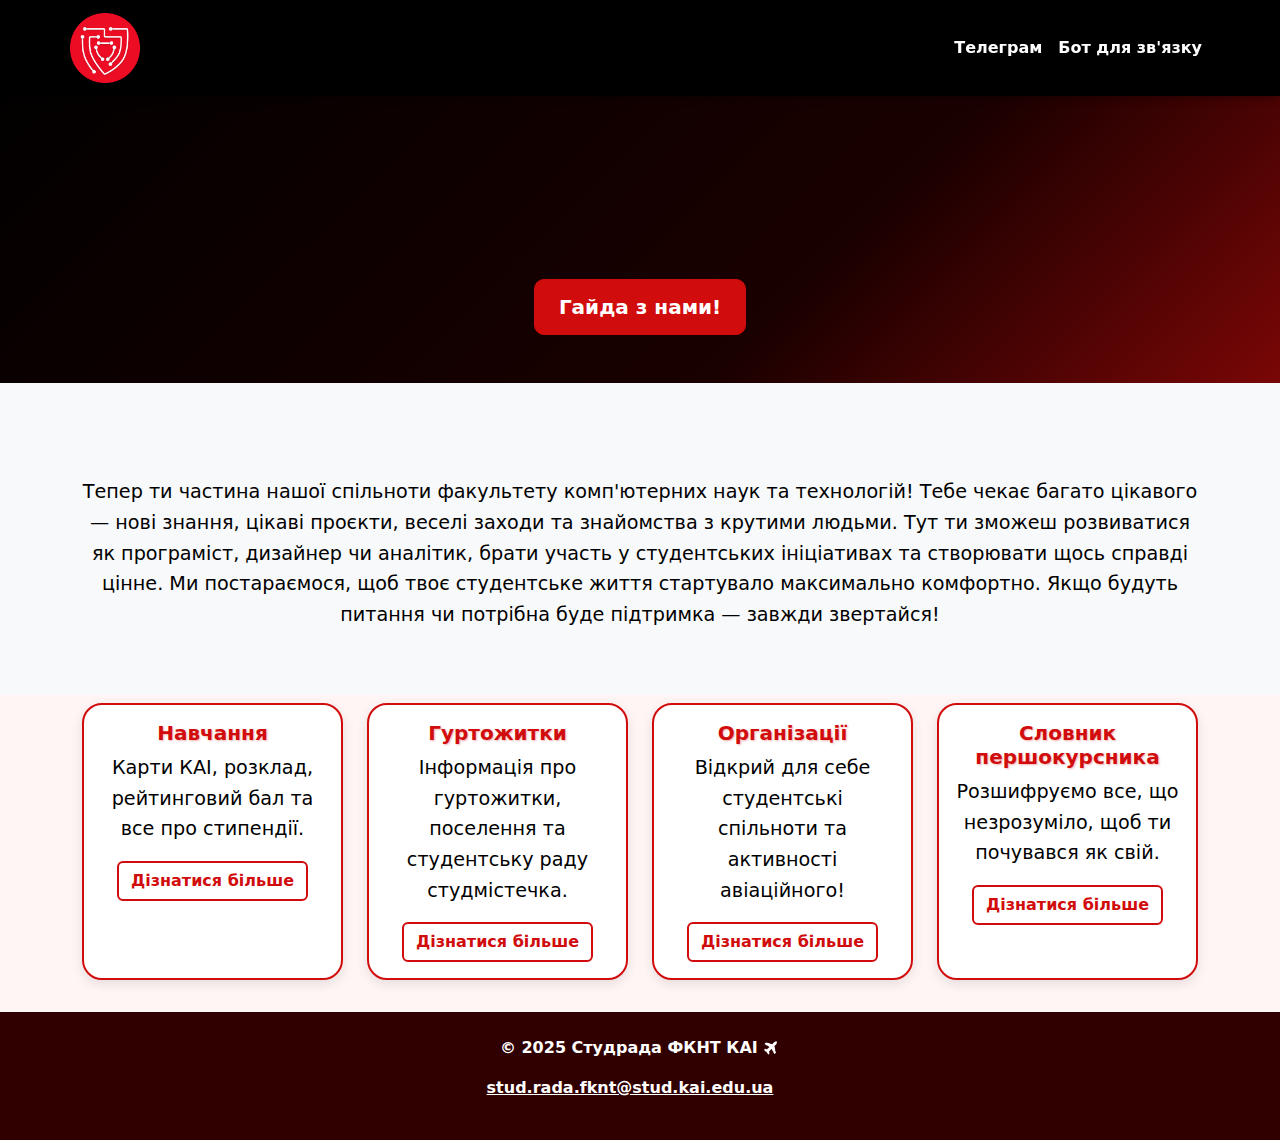
<file: index.html>
<!DOCTYPE html>
<html lang="uk">
<head>
    <meta charset="UTF-8">
    <meta name="viewport" content="width=device-width, initial-scale=1.0">
    <title>Студрада ФКНТ | Першокурснику</title>
    <link href="https://cdn.jsdelivr.net/npm/bootstrap@5.3.2/dist/css/bootstrap.min.css" rel="stylesheet">
    <link rel="stylesheet" href="style/style.css">
</head>

<body>
    <!-- шапка -->
    <header class="header-fixed text-white">
        <nav class="navbar navbar-expand-lg navbar-dark container">
            <a class="navbar-brand" href="index.html">
                <img src="assets/logo.png" alt="Логотип ФКНТ" class="logo">
            </a>
            <button class="navbar-toggler" type="button" data-bs-toggle="collapse" data-bs-target="#navbarNav">
                <span class="navbar-toggler-icon"></span>
            </button>
            <div class="collapse navbar-collapse" id="navbarNav">
                <ul class="navbar-nav ms-auto">
                    <li class="nav-item">
                        <a class="nav-link contact-link" href="https://t.me/sr_fknt">Телеграм</a>
                    </li>
                    <li class="nav-item">
                        <a class="nav-link contact-link" href="https://t.me/sr_fcst_bot">Бот для зв'язку</a>
                    </li>
                    <!--<li class="nav-item">
                        <a class="nav-link contact-link" href="contacts.html">Контакти</a>
                    </li>-->
                </ul>
            </div>
        </nav>
    </header>

    <!-- герой-секція -->
    <section class="hero text-center py-5">
        <div class="container position-relative">
            <h1 class="display-3 text-white fw-bold animate-text">ВЗЛІТАЙ З ФКНТ!<img src="assets/plane.png" alt="Літак" class="plane-icon"></h1>
            <p class="lead text-white animate-text" style="animation-delay: 0.3s;">Все для першокурсників: навчання, гуртожиток, організації та поширені питання!</p>
            <a href="#info" class="btn btn-fknt-red btn-lg shine-effect">Гайда з нами!</a>
        </div>
    </section>

    <!-- загальна інформація -->
    <section id="info" class="py-5 bg-light text-center">
        <div class="container">
            <h2 class="text-fknt-red fw-bold animate-text">Вітаємо вас на борту ФКНТ!</h2>
            <p class="info-text">Тепер ти частина нашої спільноти факультету комп'ютерних наук та технологій! 
                Тебе чекає багато цікавого — нові знання, цікаві проєкти, веселі заходи та знайомства з крутими людьми. 
                Тут ти зможеш розвиватися як програміст, дизайнер чи аналітик, брати участь у студентських ініціативах та 
                створювати щось справді цінне. Ми постараємося, щоб твоє студентське життя стартувало максимально комфортно. 
                Якщо будуть питання чи потрібна буде підтримка — завжди звертайся!
            </p>
        </div>
    </section>

   
    <!-- швидкі посилання -->
    <section class="py-2 bg-fknt-light">
        <div class="container">
            <div class="row">
                <div class="col-md-3 mb-4">
                    <div class="card h-100 fknt-card">
                        <div class="card-body text-center">
                            <h5 class="card-title text-fknt-red">Навчання</h5>
                            <p class="info-text">Карти КАІ, розклад, рейтинговий бал та все про стипендії.</p>
                            <a href="learning.html" class="btn btn-outline-fknt-red shine-effect">Дізнатися більше</a>
                        </div>
                    </div>
                </div>
                <div class="col-md-3 mb-4">
                    <div class="card h-100 fknt-card">
                        <div class="card-body text-center">
                            <h5 class="card-title text-fknt-red">Гуртожитки</h5>
                            <p class="info-text">Інформація про гуртожитки, поселення та студентську раду студмістечка.</p>
                            <a href="dormitory.html" class="btn btn-outline-fknt-red shine-effect">Дізнатися більше</a>
                        </div>
                    </div>
                </div>
                <div class="col-md-3 mb-4">
                    <div class="card h-100 fknt-card">
                        <div class="card-body text-center">
                            <h5 class="card-title text-fknt-red">Організації</h5>
                            <p class="info-text">Відкрий для себе студентські спільноти та активності авіаційного!<br></p>
                            <a href="organizations.html" class="btn btn-outline-fknt-red shine-effect">Дізнатися більше</a>
                        </div>
                    </div>
                </div>
                <div class="col-md-3 mb-4">
                    <div class="card h-100 fknt-card">
                        <div class="card-body text-center">
                            <h5 class="card-title text-fknt-red">Словник першокурсника</h5>
                            <p class="info-text">Розшифруємо все, що незрозуміло, щоб ти почувався як свій.<br></p>
                            <a href="faq.html" class="btn btn-outline-fknt-red shine-effect">Дізнатися більше</a>
                        </div>
                    </div>
                </div>
            </div>
        </div>
    </section>

    <!-- футер -->
    <footer class="text-center py-4 text-white bg-fknt-dark">
        <div class="container">
            <p class="fw-bold">© 2025 Студрада ФКНТ КАІ<img src="assets/plane.png" alt="Літак" class="plane-icon"></p>
            <p>
                <a class="footer-contact" href="mailto:stud.rada.fknt@stud.kai.edu.ua">stud.rada.fknt@stud.kai.edu.ua</a>
            </p>
        </div>
    </footer>

    <script src="https://cdn.jsdelivr.net/npm/bootstrap@5.3.2/dist/js/bootstrap.bundle.min.js"></script>
    <script src="js/scripts.js"></script>
</body>
</html>
</file>
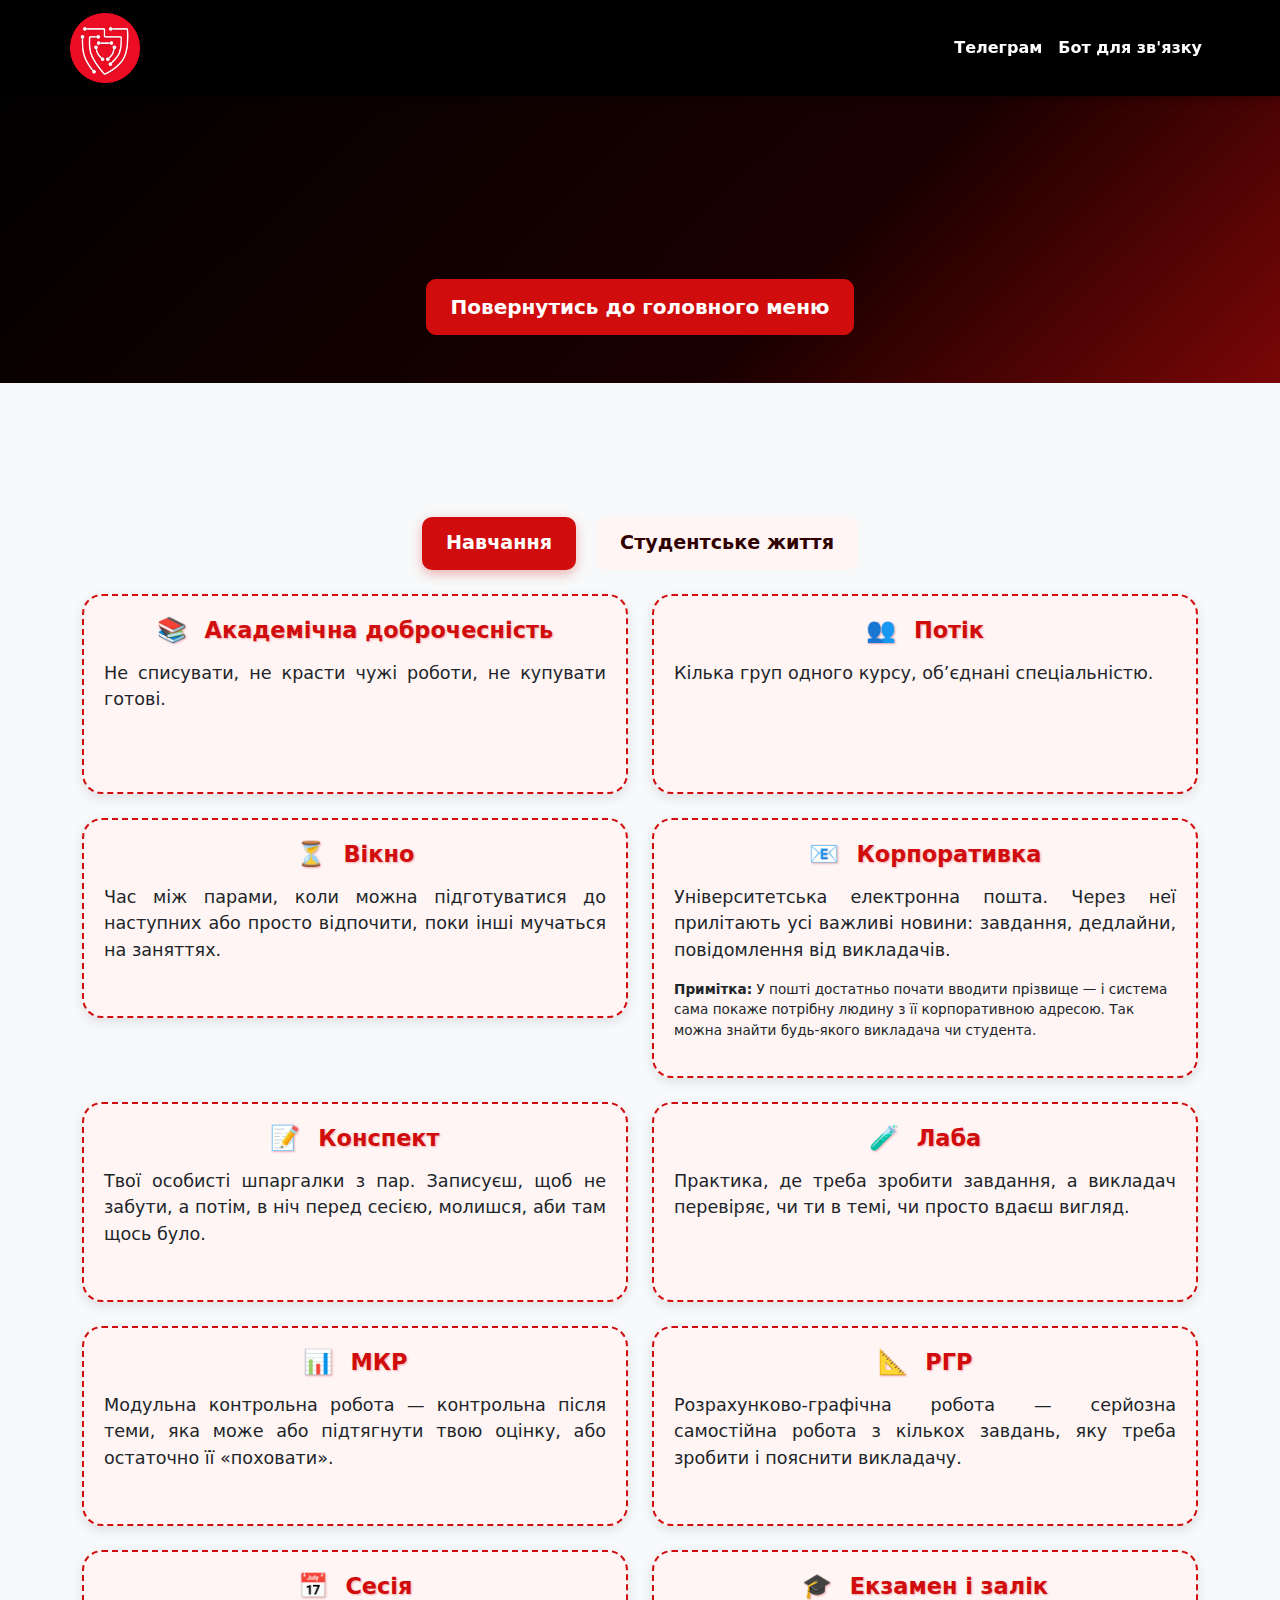
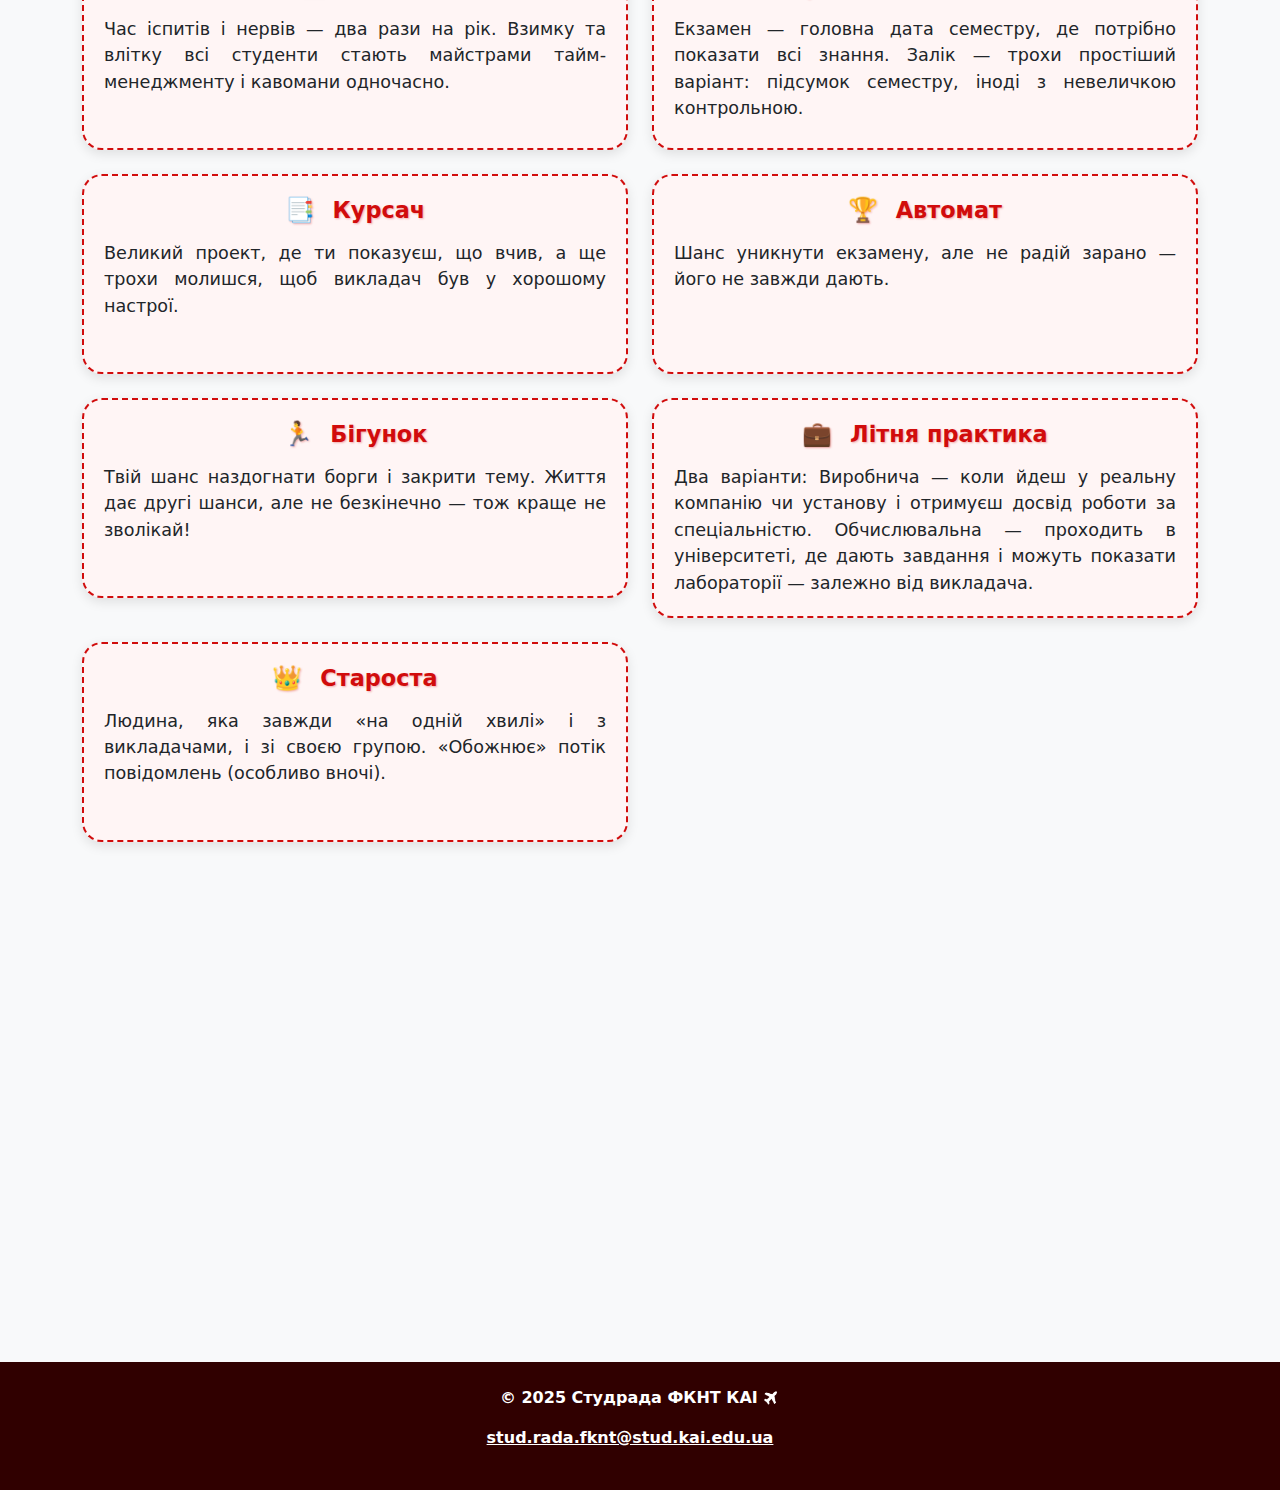
<file: faq.html>
<!DOCTYPE html>
<html lang="uk">
<head>
    <meta charset="UTF-8">
    <meta name="viewport" content="width=device-width, initial-scale=1.0">
    <title>Студрада ФКНТ | Поширені запитання</title>
    <link href="https://cdn.jsdelivr.net/npm/bootstrap@5.3.2/dist/css/bootstrap.min.css" rel="stylesheet">
    <link rel="stylesheet" href="style/style.css">
</head>

<body>
    <!-- шапка -->
    <header class="header-fixed text-white">
        <nav class="navbar navbar-expand-lg navbar-dark container">
            <a class="navbar-brand" href="index.html">
                <img src="assets/logo.png" alt="Логотип ФКНТ" class="logo">
            </a>
            <button class="navbar-toggler" type="button" data-bs-toggle="collapse" data-bs-target="#navbarNav">
                <span class="navbar-toggler-icon"></span>
            </button>
            <div class="collapse navbar-collapse" id="navbarNav">
                <ul class="navbar-nav ms-auto">
                    <li class="nav-item">
                        <a class="nav-link contact-link" href="https://t.me/sr_fknt">Телеграм</a>
                    </li>
                    <li class="nav-item">
                        <a class="nav-link contact-link" href="https://t.me/sr_fcst_bot">Бот для зв'язку</a>
                    </li>
                    <!--<li class="nav-item">
                        <a class="nav-link contact-link" href="contacts.html">Контакти</a>
                    </li>-->
                </ul>
            </div>
        </nav>
    </header>

    <!-- герой-секція -->
    <section class="hero text-center py-5">
        <div class="container position-relative">
            <h1 class="display-3 text-white fw-bold animate-text">Що це означає?<img src="assets/plane.png" alt="Літак" class="plane-icon"></h1>
            <p class="lead text-white animate-text" style="animation-delay: 0.3s;">Тлумачимо всі слова, які чутимеш у перші тижні навчання.</p>
            <a href="index.html" class="btn btn-fknt-red btn-lg shine-effect">Повернутись до головного меню</a>
        </div>
    </section>

    <!-- інформація про FAQ -->
    <section id="faq-info" class="py-5 bg-light">
        <div class="container">
            <h2 class="text-fknt-red fw-bold text-center mb-5 animate-text">Дізнайся все про ФКНТ!</h2>
            <ul class="nav nav-tabs mb-4 justify-content-center" id="faqTabs" role="tablist">
                <li class="nav-item">
                    <button class="nav-link active" id="learning-tab" data-bs-toggle="tab" data-bs-target="#learning" role="tab">Навчання</button>
                </li>
                <li class="nav-item">
                    <button class="nav-link" id="student-life-tab" data-bs-toggle="tab" data-bs-target="#student-life" role="tab">Студентське життя</button>
                </li>
            </ul>
            <div class="tab-content" id="faqTabContent">
                <!-- Навчання -->
                <div class="tab-pane fade show active" id="learning" role="tabpanel" aria-labelledby="learning-tab">
                    <div class="row faq-row">
                        <div class="col-md-6 mb-4">
                            <div class="fknt-card faq-card">
                                <div class="card-body">
                                    <h5 class="card-title text-fknt-red"><span class="faq-icon">📚</span> Академічна доброчесність</h5>
                                    <p class="card-text">Не списувати, не красти чужі роботи, не купувати готові.</p>
                                </div>
                            </div>
                        </div>
                        <div class="col-md-6 mb-4">
                            <div class="fknt-card faq-card">
                                <div class="card-body">
                                    <h5 class="card-title text-fknt-red"><span class="faq-icon">👥</span> Потік</h5>
                                    <p class="card-text">Кілька груп одного курсу, об’єднані спеціальністю.</p>
                                </div>
                            </div>
                        </div>
                        <div class="col-md-6 mb-4">
                            <div class="fknt-card faq-card">
                                <div class="card-body">
                                    <h5 class="card-title text-fknt-red"><span class="faq-icon">⏳</span> Вікно</h5>
                                    <p class="card-text">Час між парами, коли можна підготуватися до наступних або просто відпочити, поки інші мучаться на заняттях.</p>
                                </div>
                            </div>
                        </div>
                        <div class="col-md-6 mb-4">
                            <div class="fknt-card faq-card">
                                <div class="card-body">
                                    <h5 class="card-title text-fknt-red"><span class="faq-icon">📧</span> Корпоративка</h5>
                                    <p class="card-text">Університетська електронна пошта. Через неї прилітають усі важливі новини: завдання, дедлайни, повідомлення від викладачів.</p>
                                    <p class="note" style="font-size: 0.85rem;"><strong>Примітка:</strong> У пошті достатньо почати вводити прізвище — і система сама покаже потрібну людину з її корпоративною адресою. Так можна знайти будь-якого викладача чи студента.</p>

                                </div>
                            </div>
                        </div>
                        <div class="col-md-6 mb-4">
                            <div class="fknt-card faq-card">
                                <div class="card-body">
                                    <h5 class="card-title text-fknt-red"><span class="faq-icon">📝</span> Конспект</h5>
                                    <p class="card-text">Твої особисті шпаргалки з пар. Записуєш, щоб не забути, а потім, в ніч перед сесією, молишся, аби там щось було.</p>
                                </div>
                            </div>
                        </div>
                        <div class="col-md-6 mb-4">
                            <div class="fknt-card faq-card">
                                <div class="card-body">
                                    <h5 class="card-title text-fknt-red"><span class="faq-icon">🧪</span> Лаба</h5>
                                    <p class="card-text">Практика, де треба зробити завдання, а викладач перевіряє, чи ти в темі, чи просто вдаєш вигляд.</p>
                                </div>
                            </div>
                        </div>
                        <div class="col-md-6 mb-4">
                            <div class="fknt-card faq-card">
                                <div class="card-body">
                                    <h5 class="card-title text-fknt-red"><span class="faq-icon">📊</span> МКР</h5>
                                    <p class="card-text">Модульна контрольна робота — контрольна після теми, яка може або підтягнути твою оцінку, або остаточно її «поховати».</p>
                                </div>
                            </div>
                        </div>
                        <div class="col-md-6 mb-4">
                            <div class="fknt-card faq-card">
                                <div class="card-body">
                                    <h5 class="card-title text-fknt-red"><span class="faq-icon">📐</span> РГР</h5>
                                    <p class="card-text">Розрахунково-графічна робота — серйозна самостійна робота з кількох завдань, яку треба зробити і пояснити викладачу.</p>
                                </div>
                            </div>
                        </div>
                        <div class="col-md-6 mb-4">
                            <div class="fknt-card faq-card">
                                <div class="card-body">
                                    <h5 class="card-title text-fknt-red"><span class="faq-icon">📅</span> Сесія</h5>
                                    <p class="card-text">Час іспитів і нервів — два рази на рік. Взимку та влітку всі студенти стають майстрами тайм-менеджменту і кавомани одночасно.</p>
                                </div>
                            </div>
                        </div>
                        <div class="col-md-6 mb-4">
                            <div class="fknt-card faq-card">
                                <div class="card-body">
                                    <h5 class="card-title text-fknt-red"><span class="faq-icon">🎓</span> Екзамен і залік</h5>
                                    <p class="card-text">Екзамен — головна дата семестру, де потрібно показати всі знання. Залік — трохи простіший варіант: підсумок семестру, іноді з невеличкою контрольною.</p>
                                </div>
                            </div>
                        </div>
                        <div class="col-md-6 mb-4">
                            <div class="fknt-card faq-card">
                                <div class="card-body">
                                    <h5 class="card-title text-fknt-red"><span class="faq-icon">📑</span> Курсач</h5>
                                    <p class="card-text">Великий проект, де ти показуєш, що вчив, а ще трохи молишся, щоб викладач був у хорошому настрої.</p>
                                </div>
                            </div>
                        </div>
                        <div class="col-md-6 mb-4">
                            <div class="fknt-card faq-card">
                                <div class="card-body">
                                    <h5 class="card-title text-fknt-red"><span class="faq-icon">🏆</span> Автомат</h5>
                                    <p class="card-text">Шанс уникнути екзамену, але не радій зарано — його не завжди дають.</p>
                                </div>
                            </div>
                        </div>
                        <div class="col-md-6 mb-4">
                            <div class="fknt-card faq-card">
                                <div class="card-body">
                                    <h5 class="card-title text-fknt-red"><span class="faq-icon">🏃</span> Бігунок</h5>
                                    <p class="card-text">Твій шанс наздогнати борги і закрити тему. Життя дає другі шанси, але не безкінечно — тож краще не зволікай!</p>
                                </div>
                            </div>
                        </div>
                        <div class="col-md-6 mb-4">
                            <div class="fknt-card faq-card">
                                <div class="card-body">
                                    <h5 class="card-title text-fknt-red"><span class="faq-icon">💼</span> Літня практика</h5>
                                    <p class="card-text">Два варіанти: Виробнича — коли йдеш у реальну компанію чи установу і отримуєш досвід роботи за спеціальністю. Обчислювальна — проходить в університеті, де дають завдання і можуть показати лабораторії — залежно від викладача.</p>
                                </div>
                            </div>
                        </div>
                        <div class="col-md-6 mb-4">
                            <div class="fknt-card faq-card">
                                <div class="card-body">
                                    <h5 class="card-title text-fknt-red"><span class="faq-icon">👑</span> Староста</h5>
                                    <p class="card-text">Людина, яка завжди «на одній хвилі» і з викладачами, і зі своєю групою. «Обожнює» потік повідомлень (особливо вночі).</p>
                                </div>
                            </div>
                        </div>
                        <div class="col-md-6 mb-4">
                            <div class="fknt-card faq-card">
                                <div class="card-body">
                                    <h5 class="card-title text-fknt-red"><span class="faq-icon">🧭</span> Студкуратор</h5>
                                    <p class="card-text">Старший студент, який допомагає першокурсникам розібратися з навчанням, розкладом і студентським життям. Це твій швидкий контакт для порад, нагадувань і корисних лінків.</p>
                                </div>
                            </div>
                        </div>
                        <div class="col-md-6 mb-4">
                            <div class="fknt-card faq-card">
                                <div class="card-body">
                                    <h5 class="card-title text-fknt-red"><span class="faq-icon">👨‍🏫</span> Куратор</h5>
                                    <p class="card-text">Викладач, який «веде» вашу групу: допомагає розібратися з навчанням, підказує, куди звертатися з питаннями, і стежить, щоб у групі все було ок.</p>
                                </div>
                            </div>
                        </div>
                        <div class="col-md-6 mb-4">
                            <div class="fknt-card faq-card">
                                <div class="card-body">
                                    <h5 class="card-title text-fknt-red"><span class="faq-icon">🏛️</span> Декан</h5>
                                    <p class="card-text">Керівник факультету, який займається організацією навчального процесу, призначенням викладачів і вирішенням питань на рівні факультету.</p>
                                </div>
                            </div>
                        </div>
                        <div class="col-md-6 mb-4">
                            <div class="fknt-card faq-card">
                                <div class="card-body">
                                    <h5 class="card-title text-fknt-red"><span class="faq-icon">🎓</span> Президент</h5>
                                    <p class="card-text">Вищий керівник університету, який відповідає за загальне управління навчальним закладом, стратегічні рішення та розвиток.</p>
                                </div>
                            </div>
                        </div>
                        <div class="col-md-6 mb-4">
                            <div class="fknt-card faq-card">
                                <div class="card-body">
                                    <h5 class="card-title text-fknt-red"><span class="faq-icon">🏢</span> Кафедра</h5>
                                    <p class="card-text">Місце, де твої викладачі планують, як навчити тебе всьому і трохи попсувати нерви оцінками.</p>
                                </div>
                            </div>
                        </div>
                    </div>
                </div>
                <!-- Студентське життя -->
                <div class="tab-pane fade" id="student-life" role="tabpanel" aria-labelledby="student-life-tab">
                    <div class="row faq-row">
                        <div class="col-md-6 mb-4">
                            <div class="fknt-card faq-card">
                                <div class="card-body">
                                    <h5 class="card-title text-fknt-red"><span class="faq-icon">➖</span> Мінуса</h5>
                                    <p class="card-text">Прізвисько першого курсу в КАІ, яке має давню історію. Коли форма була обов’язковою, на неї нашивалась смужка – позначка курсу. У 1-го була одна смужка — мінус. Форму відмінили, а прізвисько залишилось з нами назавжди.</p>
                                </div>
                            </div>
                        </div>

                       <div class="col-md-6 mb-4">
                            <div class="fknt-card faq-card">
                                <div class="card-body">
                                    <h5 class="card-title text-fknt-red"><span class="faq-icon">🗣️</span>Студрада ФКНТ</h5>
                                    <p class="card-text">Команда студентів, яка робить життя факультету цікавішим: від івентів та до захисту твоїх прав.
                                         Це ті, хто завжди в курсі всього,
                                        що відбувається, і можуть підказати, до кого звернутися з будь-яким питанням.</p>
                                </div>
                            </div>
                        </div>

                       <div class="col-md-6 mb-4">
                            <div class="fknt-card faq-card">
                                <div class="card-body">
                                    <h5 class="card-title text-fknt-red"><span class="faq-icon">🎭</span> ТОСА ФКНТ</h5>
                                    <p class="card-text">Творче Об’єднання Студентів і Аспірантів, де можна співати, танцювати, знімати відео, жартувати або просто відриватися з однодумцями. Якщо хочеш трохи сцени й драйву в своєму житті — тобі сюди.</p>
                                </div>
                            </div>
                        </div>                        

                       <div class="col-md-6 mb-4">
                            <div class="fknt-card faq-card">
                                <div class="card-body">
                                    <h5 class="card-title text-fknt-red"><span class="faq-icon">💡</span> НауХаб</h5>
                                    <p class="card-text">Затишний простір для навчання, ігор, проєктів і тусовок. Тут є коворкінг, клуби за інтересами і купа івентів. Можна прийти просто з ноутом, а можна — залишитися в команді та робити круті заходи самому.</p>
                                </div>
                            </div>
                        </div>

                        <div class="col-md-6 mb-4">
                            <div class="fknt-card faq-card">
                                <div class="card-body">
                                    <h5 class="card-title text-fknt-red"><span class="faq-icon">🧮</span> Примати</h5>
                                    <p class="card-text">Студенти ПРИкладної МАТематики. Наш маскот — мавпочка, тому її часто можна побачити на символіці ТОСИ та факультету.</p>
                                </div>
                            </div>
                        </div>
                        <div class="col-md-6 mb-4">
                            <div class="fknt-card faq-card">
                                <div class="card-body">
                                    <h5 class="card-title text-fknt-red"><span class="faq-icon">☕</span> Шара</h5>
                                    <p class="card-text">Місце біля 3-го гуртожитку і Форсажа, де студенти збираються на відпочинок… і тільки не з кавою.</p>
                                </div>
                            </div>
                        </div>
                        <div class="col-md-6 mb-4">
                            <div class="fknt-card faq-card">
                                <div class="card-body">
                                    <h5 class="card-title text-fknt-red"><span class="faq-icon">🪟</span> Акваріум</h5>
                                    <p class="card-text">Загальна кімната в 3-му гуртожитку, де майже всі стіни скляні (окрім однієї), тому її так і назвали. Тут можна посидіти з ноутбуком, повчитися або просто відпочити.</p>
                                </div>
                            </div>
                        </div>
                        <div class="col-md-6 mb-4">
                            <div class="fknt-card faq-card">
                                <div class="card-body">
                                    <h5 class="card-title text-fknt-red"><span class="faq-icon">🛋️</span> Папай</h5>
                                    <p class="card-text">Простір в 7-му гуртожитку для відпочинку і навчання.</p>
                                </div>
                            </div>
                        </div>
                        <div class="col-md-6 mb-4">
                            <div class="fknt-card faq-card">
                                <div class="card-body">
                                    <h5 class="card-title text-fknt-red"><span class="faq-icon">🏡</span> Колодязь</h5>
                                    <p class="card-text">Внутрішній дворик у 3-му корпусі. Зазвичай тут збираються студенти — відпочити або щось провести.</p>
                                </div>
                            </div>
                        </div>
                        <div class="col-md-6 mb-4">
                            <div class="fknt-card faq-card">
                                <div class="card-body">
                                    <h5 class="card-title text-fknt-red"><span class="faq-icon">🍔</span> Стінка</h5>
                                    <p class="card-text">Магазин за 3-м гуртожитком, де можна смачно поїсти (попросіть продавчиню розігріти паніні на грилі і буде вам щастя).</p>
                                </div>
                            </div>
                        </div>
                    </div>
                </div>
            </div>
        </div>
    </section>

    <!-- футер -->
    <footer class="text-center py-4 text-white bg-fknt-dark">
        <div class="container">
            <p class="fw-bold">© 2025 Студрада ФКНТ КАІ<img src="assets/plane.png" alt="Літак" class="plane-icon"></p>
            <p>
                <a class="footer-contact" href="mailto:stud.rada.fknt@stud.kai.edu.ua">stud.rada.fknt@stud.kai.edu.ua</a>
            </p>
        </div>
    </footer>

    <script src="https://cdn.jsdelivr.net/npm/bootstrap@5.3.2/dist/js/bootstrap.bundle.min.js"></script>
    <script src="js/scripts.js"></script>
</body>
</html>
</file>
<file: style/style.css>
/* Ресет стилів */
* {
    margin: 0;
    padding: 0;
    box-sizing: border-box;
}

/* Основні кольори */
:root {
    --fknt-red: #d10c0c;
    --fknt-light: #fff5f5;
    --fknt-dark: #300000;
    --light: #ffffff;
    --shadow: rgba(209, 12, 12, 0.3);
}

/* Фон для секцій */
.bg-fknt-red {
    background-color: var(--fknt-red);
}

.bg-fknt-dark {
    background-color: var(--fknt-dark);
}

.bg-fknt-light {
    background-color: var(--fknt-light);
}

/* Шапка */
.header-fixed {
    background-color: #000000 !important;
    position: sticky;
    top: 0;
    z-index: 1000;
    box-shadow: 0 2px 8px rgba(0, 0, 0, 0.3);
}

.navbar-nav .contact-link {
    color: var(--light);
    font-weight: 600;
    position: relative;
    padding-right: 25px;
    transition: all 0.3s ease;
}

.navbar-nav .contact-link:hover,
.navbar-nav .contact-link.active {
    color: var(--light);
    background-color: var(--fknt-red);
    border-radius: 5px;
    transform: scale(1.05);
}

/* Логотип */
.logo {
    height: 70px;
    transition: transform 0.3s ease-in-out;
}

.logo:hover {
    transform: scale(1.2) rotate(5deg);
}

/* Головний логотип організацій */
.org-main-logo {
    max-width: 150px;
    margin: 0 auto 20px;
    display: block;
    border-radius: 10px;
    transition: transform 0.3s ease;
}

.org-main-logo:hover {
    transform: scale(1.05);
}

/* Герой-секція */
.hero {
    background: #000000;
    background: linear-gradient(135deg, #000000, #1a0000, var(--fknt-red), var(--fknt-dark));
    background-size: 150% 150%;
    animation: gradientMove 8s ease infinite;
    color: var(--light);
    position: relative;
    overflow: hidden;
    padding: 100px 0;
    background-attachment: fixed;
}

/* Анімація тексту */
.animate-text {
    opacity: 0;
    transform: translateY(20px);
    animation: fadeInUp 0.6s ease-out forwards;
}

@keyframes fadeInUp {
    to {
        opacity: 1;
        transform: translateY(0);
    }
}

@keyframes gradientMove {
    0% { background-position: 0% 50%; }
    50% { background-position: 100% 50%; }
    100% { background-position: 0% 50%; }
}

/* Іконка літака в заголовку */
.plane-icon {
    height: 1.2em;
    vertical-align: middle;
    margin-left: 0.2em;
    transition: transform 0.3s ease-in-out;
}

.plane-icon:hover {
    transform: rotate(45deg) scale(1.2);
}

/* Заголовки */
h1, h2, h5 {
    color: var(--fknt-red);
    text-shadow: 2px 2px 4px var(--shadow);
    font-weight: 700;
}

/* Текст */
.text-fknt-red {
    color: var(--fknt-red);
    text-shadow: 1px 1px 2px var(--shadow);
}

.info-text {
    color: #000000;
    font-size: 1.2rem;
    line-height: 1.6;
}

.learning-text {
    font-size: 1.3rem;
    line-height: 1.7;
}

/* Гіперпосилання в тексті */
.hyperlink {
    color: var(--fknt-red);
    font-style: italic;
    text-decoration: none;
    transition: background-color 0.3s ease;
}

.hyperlink:hover {
    background-color: var(--fknt-light);
    border-radius: 3px;
}

/* Кнопки */
.btn-fknt-red {
    background-color: var(--fknt-red);
    border-color: var(--fknt-red);
    color: var(--light);
    font-weight: bold;
    padding: 12px 24px;
    border-radius: 10px;
    transition: all 0.3s ease;
    position: relative;
    overflow: hidden;
}

.btn-fknt-red:hover {
    background-color: var(--light);
    color: var(--fknt-red);
    box-shadow: 0 4px 12px var(--shadow);
    transform: scale(1.05);
}

.btn-outline-fknt-red {
    border: 2px solid var(--fknt-red);
    color: var(--fknt-red);
    font-weight: bold;
    transition: all 0.3s ease;
}

.btn-outline-fknt-red:hover {
    background-color: var(--fknt-red);
    color: var(--light);
    box-shadow: 0 4px 12px var(--shadow);
    transform: scale(1.05);
}

/* Ефект блиску для кнопок */
.shine-effect {
    position: relative;
    overflow: hidden;
}

.shine-effect::before {
    content: '';
    position: absolute;
    top: 0;
    left: -100%;
    width: 50%;
    height: 100%;
    background: linear-gradient(to right, transparent, rgba(255, 255, 255, 0.3), transparent);
    transform: skewX(-25deg);
    transition: left 0.5s ease;
}

.shine-effect:hover::before {
    left: 150%;
}

.btn-learning {
    font-size: 1.4rem;
}

/* Картки */
.fknt-card {
    border: 2px solid var(--fknt-red);
    border-radius: 20px;
    background-color: var(--light);
    transition: transform 0.2s ease, box-shadow 0.2s ease;
    overflow: hidden;
    position: relative;
    box-shadow: 0 4px 12px rgba(0, 0, 0, 0.1);
}

.fknt-card:hover {
    transform: scale(1.03);
    box-shadow: 0 8px 16px var(--shadow);
}

/* Картки FAQ */
.faq-card {
    border: 2px dashed var(--fknt-red);
    background-color: var(--fknt-light);
    transition: transform 0.2s ease, box-shadow 0.2s ease, background-color 0.1s ease;
    min-height: 200px;
    padding: 20px;
}

.faq-card:hover {
    transform: translateY(-5px);
    box-shadow: 0 8px 16px var(--shadow);
    background-color: var(--light);
}

.faq-card .card-title {
    font-size: 1.4rem;
    margin-bottom: 15px;
    text-align: center;
}

.faq-card .card-text {
    font-size: 1.1rem;
    line-height: 1.5;
    text-align: justify;
}

.faq-icon {
    font-size: 1.5rem;
    margin-right: 10px;
}

/* Логотипи організацій */
.org-logo {
    max-width: 100px;
    margin: 10px; /* Відступи з усіх боків */
    border-radius: 10px;
    transition: transform 0.3s ease;
    float: left; /* Логотип ліворуч */
    shape-outside: inset(0); /* Обтікання за контуром зображення */
}

.org-logo:hover {
    transform: scale(1.05);
}

/* Зображення організацій */
.org-image {
    max-width: 100%;
    border-radius: 10px;
    margin-top: 15px;
    transition: transform 0.3s ease;
}

.org-image:hover {
    transform: scale(1.03);
}

/* Акордеон */
.fknt-accordion {
    border-radius: 20px;
    overflow: hidden;
}

.fknt-accordion .accordion-item {
    background-color: transparent;
    border: 2px solid var(--fknt-red);
    margin-bottom: 15px;
    border-radius: 12px;
    transition: transform 0.3s ease, box-shadow 0.3s ease;
}

.fknt-accordion .accordion-item:hover {
    transform: translateY(-3px);
    box-shadow: 0 6px 12px var(--shadow);
}

.fknt-accordion .accordion-button {
    background: var(--light);
    color: var(--fknt-red);
    font-weight: bold;
    font-size: 1.3rem;
    padding: 12px 20px;
    border-radius: 12px;
    position: relative;
    transition: all 0.3s ease;
    box-shadow: 0 2px 8px var(--shadow);
}

.fknt-accordion .accordion-button:not(.collapsed) {
    background: var(--fknt-red);
    color: var(--light);
    border-radius: 12px 12px 0 0;
}

.fknt-accordion .accordion-button:hover {
    box-shadow: 0 4px 12px var(--shadow);
    transform: translateY(-2px);
}

.fknt-accordion .accordion-button:focus {
    outline: none;
    box-shadow: 0 0 0 3px rgba(209, 12, 12, 0.2);
}

.fknt-accordion .accordion-button::after {
    background-image: url('data:image/svg+xml;utf8,<svg xmlns="http://www.w3.org/2000/svg" viewBox="0 0 24 24" fill="white"><path d="M12 15.5l-6-6 1.41-1.41L12 12.67l4.59-4.58L18 9.5l-6 6z"/></svg>');
    background-size: contain;
    width: 1.5em;
    height: 1.5em;
    transition: transform 0.3s ease;
}

.fknt-accordion .accordion-button:not(.collapsed)::after {
    transform: rotate(180deg);
}

.fknt-accordion .accordion-body {
    background: var(--fknt-light);
    border-radius: 0 0 12px 12px;
    padding: 20px;
    box-shadow: 0 4px 12px rgba(0, 0, 0, 0.1);
}

/* Формула та примітки */
.fknt-formula {
    background-color: var(--fknt-light);
    border: 2px dashed var(--fknt-red);
    border-radius: 10px;
    font-size: 1.3rem;
    font-weight: 600;
    transition: transform 0.3s ease;
    overflow: hidden;
}

.fknt-formula:hover {
    transform: scale(1.03);
}

/* Блоки гуртожитків */
.fknt-dorm-block {
    display: flex;
    flex-direction: column;
    justify-content: space-between;
    min-height: 160px;
    background-color: var(--fknt-light);
    border: 2px dashed var(--fknt-red);
    border-radius: 10px;
    font-size: 1.1rem;
    font-weight: 500;
    transition: transform 0.3s ease, box-shadow 0.3s ease;
    overflow: hidden;
    position: relative;
}

.fknt-dorm-block:hover {
    transform: scale(1.03);
    box-shadow: 0 6px 12px var(--shadow);
}

.fknt-dorm-block::before {
    content: '';
    position: absolute;
    top: 0;
    left: 0;
    width: 100%;
    height: 100%;
    background: linear-gradient(45deg, rgba(209, 12, 12, 0.1), transparent);
    opacity: 0;
    transition: opacity 0.3s ease;
}

.fknt-dorm-block:hover::before {
    opacity: 1;
}

/* Зображення */
.fknt-image {
    border-radius: 15px;
    transition: transform 0.3s ease, opacity 0.3s ease;
    overflow: hidden;
    cursor: pointer;
}

.fknt-image:hover {
    transform: scale(1.03);
    opacity: 0.9;
}

/* Контейнер для галереї */
.org-gallery {
    margin-top: 20px;
}

.org-gallery .row {
    display: flex;
    flex-wrap: wrap;
    justify-content: center;
}

.org-gallery img {
    width: 100%;
    height: auto;
    object-fit: cover;
    border: 2px solid var(--fknt-red);
    border-radius: 10px;
    box-shadow: 0 2px 8px var(--shadow);
}

/* Підписи до зображень */
.gallery-caption {
    font-size: 1rem;
    color: #000000;
    text-align: center;
    margin-top: 10px;
    font-weight: 500;
}

/* Модальне вікно */
.fknt-modal {
    border: none; /* Прибираємо рамку */
    background-color: rgba(0, 0, 0, 0.3); /* Дуже прозорий чорний фон */
    box-shadow: none; /* Прибираємо тінь для чистого вигляду */
}

.fknt-modal .btn-close {
    filter: invert(1); /* Біла кнопка закриття */
    position: absolute;
    top: 10px;
    right: 10px;
    z-index: 1050;
}

.fknt-modal .modal-body {
    padding: 0; /* Без відступів */
    display: flex;
    align-items: center;
    justify-content: center;
    height: 100vh; /* Повна висота екрана */
    background-color: transparent; /* Прозорий фон */
}

.fknt-modal .modal-image {
    max-width: 100%;
    max-height: 100%;
    width: auto;
    height: auto;
    object-fit: contain; /* Зберігаємо пропорції */
    border: 2px solid var(--fknt-red);
    border-radius: 10px;
}

/* Контакти у футері */
.footer-contact {
    color: var(--light);
    text-decoration: underline;
    font-weight: 600;
    position: relative;
    padding-right: 20px;
    transition: all 0.3s ease;
}

.footer-contact:hover {
    color: var(--light);
    background-color: var(--fknt-red);
    border-radius: 5px;
    text-decoration: none;
}

.footer-contact::after {
    content: ' ✈️';
    position: absolute;
    right: 5px;
    top: 50%;
    transform: translateY(-50%);
    opacity: 0;
    transition: opacity 0.3s, transform 0.3s;
}

.footer-contact:hover::after {
    opacity: 1;
    transform: translateY(-50%) rotate(45deg);
}

/* Адаптивність */
@media (max-width: 768px) {
    .logo {
        height: 50px;
    }

    .hero {
        padding: 60px 0;
        background-attachment: scroll;
    }

    h1.display-3 {
        font-size: 2.2rem;
    }

    .btn-fknt-red {
        padding: 10px 20px;
    }

    .fknt-card:hover {
        transform: scale(1.02);
    }

    .navbar-nav .contact-link {
        padding-right: 15px;
        font-size: 1rem;
    }

    .footer-contact {
        font-size: 0.9rem;
    }

    .plane-icon {
        height: 1em;
    }

    .info-text {
        font-size: 1.1rem;
    }

    .learning-text {
        font-size: 1.1rem;
    }

    .fknt-accordion .accordion-button {
        font-size: 1.1rem;
        border-radius: 10px;
        padding: 10px 15px;
    }

    .fknt-accordion .accordion-button:not(.collapsed) {
        border-radius: 10px 10px 0 0;
    }

    .fknt-accordion .accordion-body {
        border-radius: 0 0 10px 10px;
        padding: 15px;
    }

    .fknt-formula {
        font-size: 1.1rem;
    }

    .fknt-dorm-block {
        min-height: 200px;
        font-size: 1rem;
    }

    .btn-learning {
        font-size: 1.2rem;
    }

    .faq-card {
        min-height: 250px;
        padding: 15px;
    }

    .faq-card .card-title {
        font-size: 1.2rem;
        margin-bottom: 10px;
        text-align: center;
    }

    .faq-card .card-text {
        font-size: 1rem;
        line-height: 1.4;
        text-align: justify;
    }

    .faq-icon {
        font-size: 1.2rem;
        margin-right: 8px;
    }

    .org-main-logo, .org-logo {
        max-width: 80px;
    }

    .org-gallery img {
        max-width: 100%;
    }

    .gallery-caption {
        font-size: 0.9rem;
    }

    .fknt-modal .modal-body {
        height: 100vh; /* Повна висота на мобільних */
    }
}

/* Стилі для табів */
.nav-tabs {
    border-bottom: none;
}

.nav-tabs .nav-link {
    color: var(--fknt-dark);
    font-weight: 600;
    font-size: 1.2rem;
    border: none;
    border-radius: 10px;
    padding: 12px 24px;
    margin: 0 10px;
    background-color: var(--fknt-light);
    transition: all 0.3s ease;
}

.nav-tabs .nav-link.active {
    background-color: var(--fknt-red);
    color: var(--light);
    box-shadow: 0 4px 12px var(--shadow);
}

.nav-tabs .nav-link:hover {
    background-color: var(--fknt-red);
    color: var(--light);
    box-shadow: 0 4px 12px var(--shadow);
    transform: scale(1.05);
}

.nav-tabs .nav-link:focus {
    outline: none;
    box-shadow: 0 0 0 3px rgba(209, 12, 12, 0.2);
}

/* Картки для приміток */
.fknt-note-card {
    border: 2px dashed var(--fknt-red);
    border-radius: 20px;
    background-color: var(--fknt-light);
    transition: transform 0.4s ease, box-shadow 0.4s ease, background-color 0.3s ease;
    padding: 20px;
    text-align: center;
    box-shadow: 0 4px 12px rgba(0, 0, 0, 0.1);
}

.fknt-note-card:hover {
    transform: translateY(-5px);
    box-shadow: 0 8px 16px var(--shadow);
    background-color: var(--light);
}

.fknt-note-card .card-title {
    font-size: 1.3rem;
    line-height: 1.7;
    margin-bottom: 0;
    color: #000;
    font-weight: 400;
    text-align: center;
}

.fknt-note-card .note-label {
    font-weight: 700;
    color: var(--fknt-red);
}

.fknt-note-card .faq-icon {
    font-size: 1.5rem;
    margin-right: 10px;
}

/* Адаптивність для карток приміток */
@media (max-width: 768px) {
    .fknt-note-card {
        padding: 15px;
    }

    .fknt-note-card .card-title {
        font-size: 1.1rem;
        line-height: 1.7;
        text-align: center;
    }

    .fknt-note-card .faq-icon {
        font-size: 1.2rem;
        margin-right: 8px;
    }
}

@media (max-width: 768px) {
    .org-logo {
        float: none; /* Вимикаємо обтікання */
        margin: 0 auto 15px; /* Центруємо логотип */
        display: block; /* Робимо логотип блоковим */
    }
}
</file>
